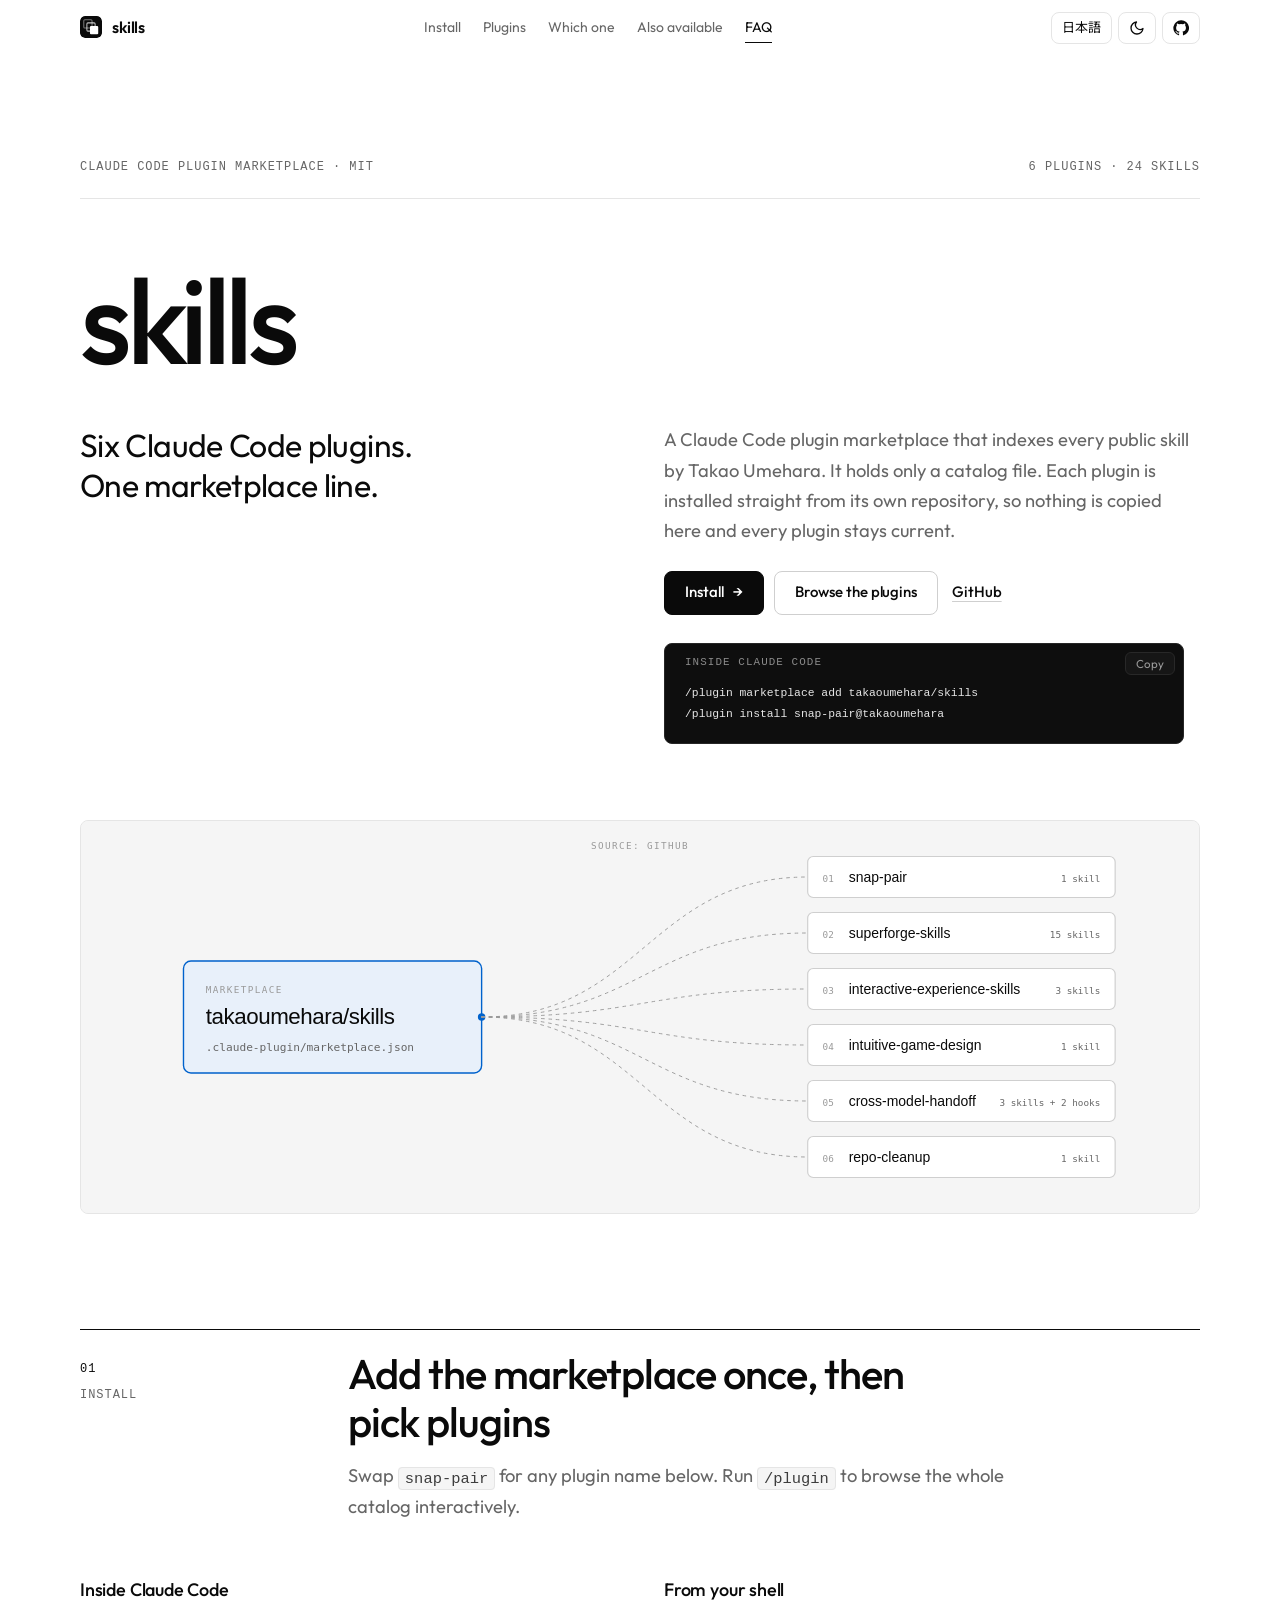
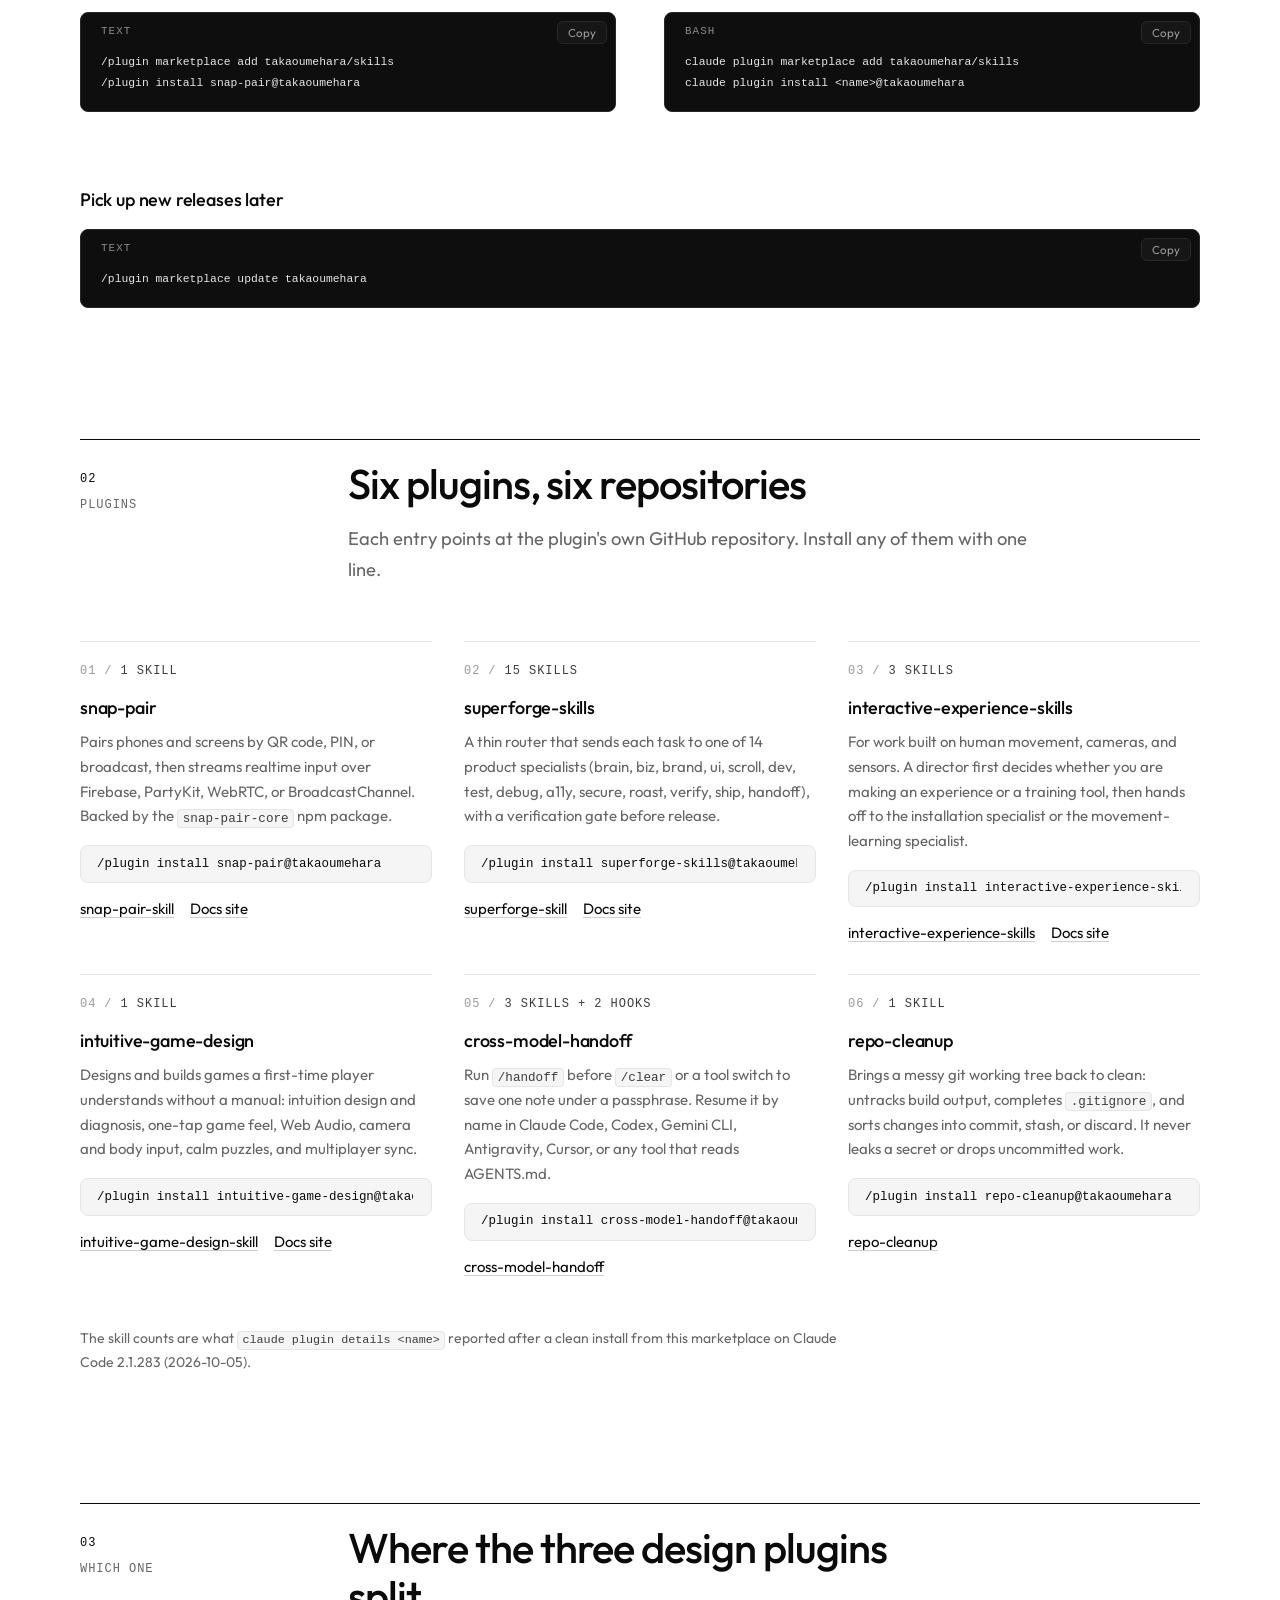
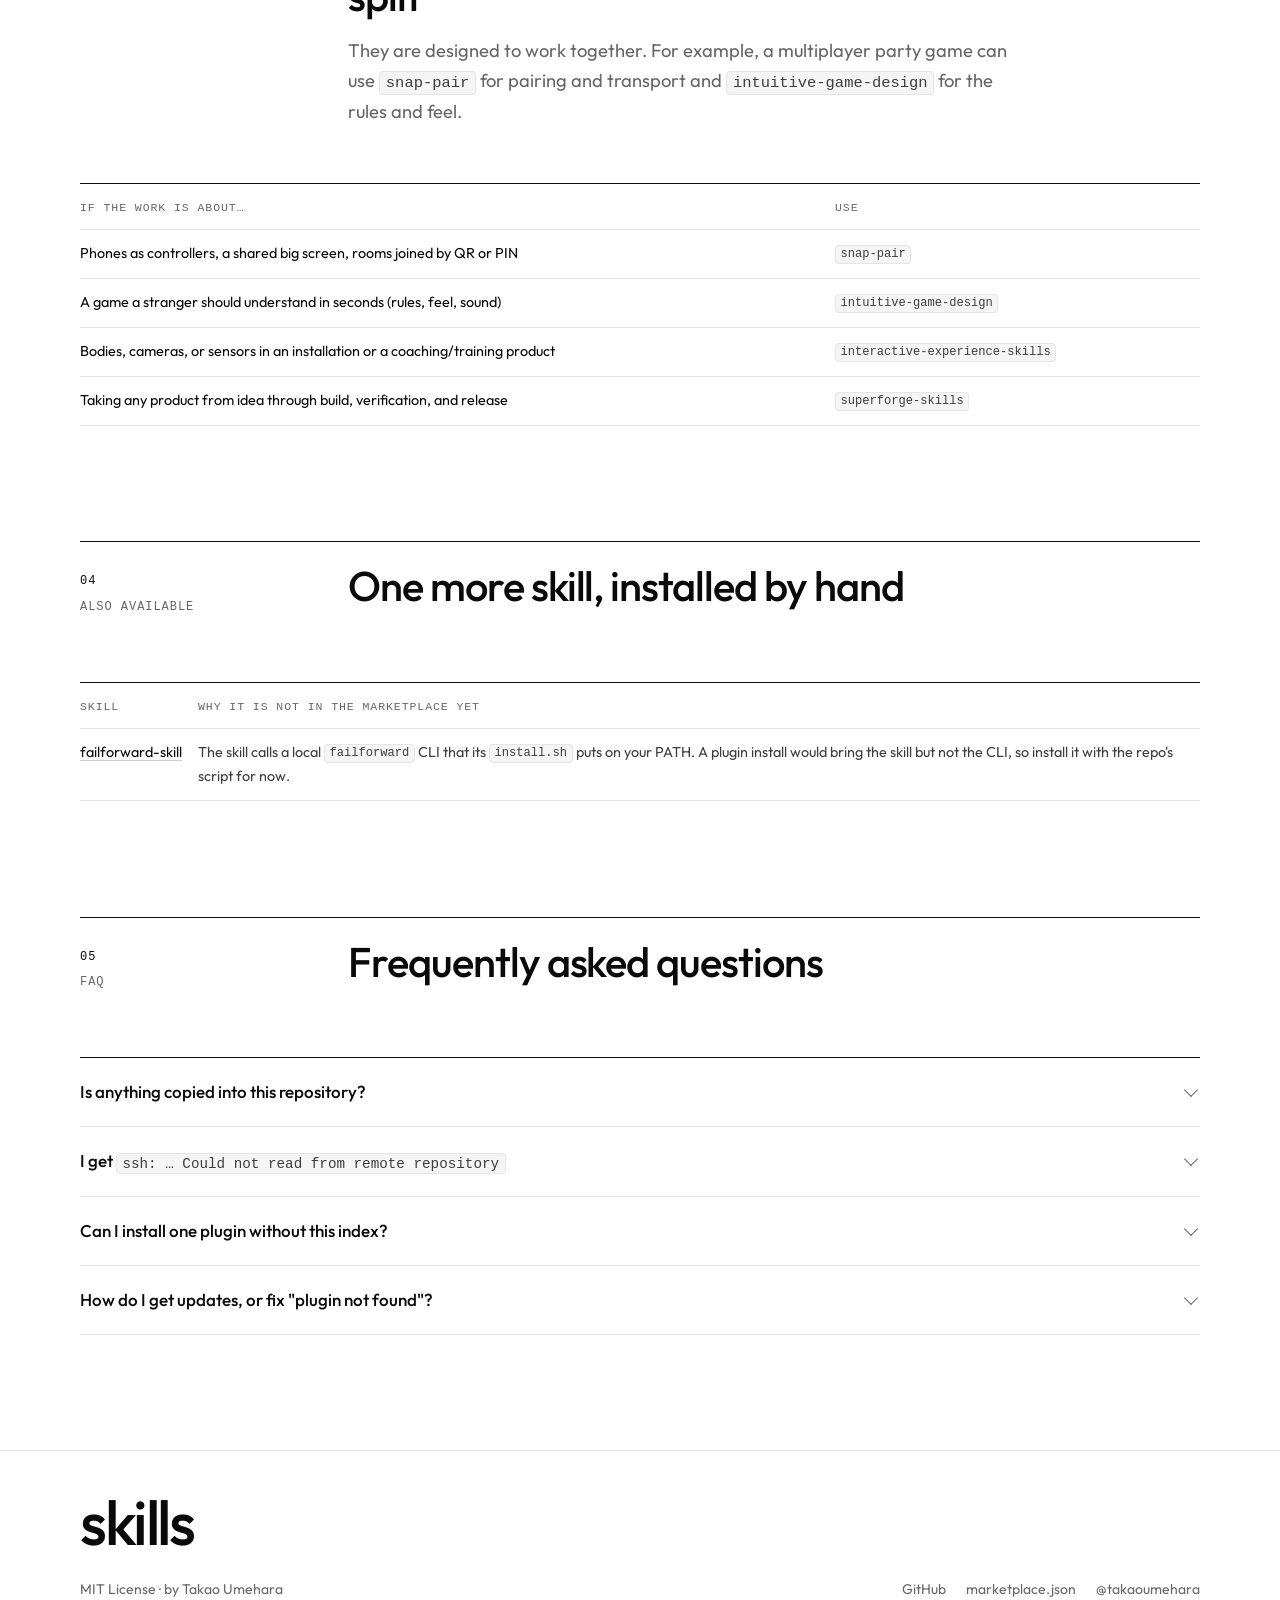
<file: site/index.html>
<!doctype html>
<html lang="en">
<head>
  <meta charset="utf-8">
  <meta name="viewport" content="width=device-width, initial-scale=1, viewport-fit=cover">
  <title>takaoumehara/skills — Claude Code plugin marketplace</title>
  <meta name="description" data-i18n-key="meta.description" content="A Claude Code plugin marketplace that indexes every public skill by Takao Umehara. Six plugins, each installed straight from its own GitHub repository.">
  <meta name="theme-color" content="#ffffff" media="(prefers-color-scheme: light)">
  <meta name="theme-color" content="#0a0a0a" media="(prefers-color-scheme: dark)">
  <meta name="color-scheme" content="light dark">
  <link rel="icon" href="assets/favicon.svg" type="image/svg+xml">
  <link rel="canonical" href="https://takaoumehara-skills-docs.vercel.app/">
  <meta property="og:type" content="website">
  <meta property="og:site_name" content="takaoumehara/skills">
  <meta property="og:title" content="takaoumehara/skills — Claude Code plugin marketplace">
  <meta property="og:description" content="Six Claude Code plugins. One marketplace line.">
  <meta property="og:url" content="https://takaoumehara-skills-docs.vercel.app/">
  <meta property="og:image" content="https://takaoumehara-skills-docs.vercel.app/assets/img/hero.svg">
  <meta name="twitter:card" content="summary_large_image">
  <link rel="preconnect" href="https://fonts.googleapis.com">
  <link rel="preconnect" href="https://fonts.gstatic.com" crossorigin>
  <link rel="stylesheet" href="https://fonts.googleapis.com/css2?family=Outfit:wght@400;500;600&amp;family=Noto+Sans+JP:wght@400;500;700&amp;display=swap">
  <link rel="stylesheet" href="assets/style.css">
  <script src="assets/boot.js" data-loader></script>
  <style>
    /* Page-specific additions on top of the shared stylesheet. */
    .hero .code { margin: 28px 0 0; max-width: 520px; }
    .cols > .col, .grid > *, .hero-grid > * { min-width: 0; }
    .col .install-line { max-width: none; margin-top: 16px; font-size: .78rem; }
    .col .install-line span:first-child { scrollbar-width: thin; }
    .col-k .count { color: var(--text-2); }
    .col-k .sep { margin: 0 8px; }
    .plugin-links { display: flex; flex-wrap: wrap; gap: 4px 16px; margin: 14px 0 0; font-size: .875rem; }
    .grid .code { margin-bottom: 12px; }
    .note-row { margin-top: 20px; max-width: 760px; }
    details.faq summary code, details.faq > div :not(pre) > code { white-space: normal; overflow-wrap: anywhere; }
    .nowrap { white-space: nowrap; }
    details.faq > div .code { margin-top: 14px; color: var(--code-text); }
  </style>
</head>
<body data-title-key="meta.title">
  <div class="loader" aria-hidden="true">
    <div class="loader-mark"><span class="loader-word">skills</span><span class="loader-rule"></span></div>
  </div>
  <a class="skip-link" href="#main" data-i18n="ui.skip">Skip to content</a>

  <header class="nav">
    <div class="container">
      <a class="brand" href="./" aria-label="skills home">
        <img src="assets/favicon.svg" alt="" width="22" height="22">
        <span>skills</span>
      </a>
      <ul class="nav-links">
        <li><a href="#install" data-i18n="nav.install">Install</a></li>
        <li><a href="#plugins" data-i18n="nav.plugins">Plugins</a></li>
        <li><a href="#which" data-i18n="nav.which">Which one</a></li>
        <li><a href="#also" data-i18n="nav.also">Also available</a></li>
        <li><a href="#faq">FAQ</a></li>
      </ul>
      <div class="nav-tools">
        <button class="icon-btn" type="button" data-lang-toggle aria-label="日本語に切り替え" lang="ja"><span class="lang-long">日本語</span><span class="lang-short" aria-hidden="true">JA</span></button>
        <button class="icon-btn" type="button" data-theme-toggle aria-label="Toggle theme"></button>
        <a class="icon-btn" href="https://github.com/takaoumehara/skills" aria-label="GitHub repository" title="GitHub">
          <svg viewBox="0 0 24 24" fill="currentColor" aria-hidden="true"><path d="M12 .5a11.5 11.5 0 0 0-3.64 22.41c.58.1.79-.25.79-.56v-2c-3.2.7-3.88-1.37-3.88-1.37-.52-1.33-1.28-1.69-1.28-1.69-1.05-.72.08-.7.08-.7 1.16.08 1.77 1.19 1.77 1.19 1.03 1.77 2.7 1.26 3.36.96.1-.75.4-1.26.73-1.55-2.55-.29-5.24-1.28-5.24-5.69 0-1.26.45-2.29 1.19-3.1-.12-.29-.52-1.46.11-3.05 0 0 .97-.31 3.17 1.18a11 11 0 0 1 5.77 0c2.2-1.49 3.17-1.18 3.17-1.18.63 1.59.23 2.76.11 3.05.74.81 1.19 1.84 1.19 3.1 0 4.42-2.7 5.4-5.26 5.68.41.36.78 1.06.78 2.14v3.17c0 .31.21.67.8.56A11.5 11.5 0 0 0 12 .5z"/></svg>
        </a>
        <button class="icon-btn menu-btn" type="button" data-menu-toggle aria-expanded="false" aria-controls="mobile-menu" aria-label="Menu">
          <svg viewBox="0 0 24 24" fill="none" stroke="currentColor" stroke-width="1.5" stroke-linecap="round" aria-hidden="true"><path d="M4 8h16M4 16h16"/></svg>
        </button>
      </div>
    </div>
  </header>
  <nav class="mobile-menu" id="mobile-menu" aria-label="Sections">
    <a href="#install" data-i18n="nav.install">Install</a>
    <a href="#plugins" data-i18n="nav.plugins">Plugins</a>
    <a href="#which" data-i18n="nav.which">Which one</a>
    <a href="#also" data-i18n="nav.also">Also available</a>
    <a href="#faq">FAQ</a>
  </nav>

  <main id="main">
    <!-- ================= HERO ================= -->
    <section class="hero">
      <div class="container">
        <div class="hero-meta">
          <span class="eyebrow" data-i18n="hero.eyebrow">Claude Code plugin marketplace · MIT</span>
          <span data-i18n="hero.meta">6 plugins · 24 skills</span>
        </div>
        <h1>skills</h1>
        <div class="hero-grid">
          <p class="tagline" data-i18n="hero.tagline">Six Claude Code plugins. One marketplace line.</p>
          <div>
            <p class="lead" data-i18n="hero.lead">A Claude Code plugin marketplace that indexes every public skill by Takao Umehara. It holds only a catalog file. Each plugin is installed straight from its own repository, so nothing is copied here and every plugin stays current.</p>
            <div class="cta">
              <a class="btn btn-primary" href="#install"><span data-i18n="hero.ctaInstall">Install</span><span class="arr" aria-hidden="true">→</span></a>
              <a class="btn btn-ghost" href="#plugins" data-i18n="hero.ctaPlugins">Browse the plugins</a>
              <a class="btn btn-link" href="https://github.com/takaoumehara/skills">GitHub</a>
            </div>
            <div class="code"><span class="lang" data-i18n="hero.codeLabel">Inside Claude Code</span><pre><code>/plugin marketplace add takaoumehara/skills
/plugin install snap-pair@takaoumehara</code></pre></div>
          </div>
        </div>
        <figure class="hero-art">
          <img class="diagram" src="assets/img/hero.svg" width="1200" height="420" alt="One marketplace catalog, takaoumehara/skills, points to six plugin repositories on GitHub." data-i18n-attr="alt:hero.alt">
        </figure>
      </div>
    </section>

    <!-- ================= INSTALL ================= -->
    <section id="install">
      <div class="container">
        <div class="section-head" data-reveal>
          <p class="sec-label"><span class="sec-num">01</span><span class="eyebrow" data-i18n="install.eyebrow">Install</span></p>
          <div>
            <h2 data-i18n="install.title">Add the marketplace once, then pick plugins</h2>
            <p class="lead" data-i18n="install.lead">Swap <code>snap-pair</code> for any plugin name below. Run <code>/plugin</code> to browse the whole catalog interactively.</p>
          </div>
        </div>
        <div class="grid grid-2">
          <div>
            <h3 data-i18n="install.session">Inside Claude Code</h3>
            <div class="code"><span class="lang">text</span><pre><code>/plugin marketplace add takaoumehara/skills
/plugin install snap-pair@takaoumehara</code></pre></div>
          </div>
          <div>
            <h3 data-i18n="install.shell">From your shell</h3>
            <div class="code"><span class="lang">bash</span><pre><code>claude plugin marketplace add takaoumehara/skills
claude plugin install &lt;name&gt;@takaoumehara</code></pre></div>
          </div>
        </div>
        <h3 class="sub-head" data-i18n="install.update">Pick up new releases later</h3>
        <div class="code"><span class="lang">text</span><pre><code>/plugin marketplace update takaoumehara</code></pre></div>
      </div>
    </section>

    <!-- ================= PLUGINS ================= -->
    <section id="plugins">
      <div class="container">
        <div class="section-head" data-reveal>
          <p class="sec-label"><span class="sec-num">02</span><span class="eyebrow" data-i18n="plugins.eyebrow">Plugins</span></p>
          <div>
            <h2 data-i18n="plugins.title">Six plugins, six repositories</h2>
            <p class="lead" data-i18n="plugins.lead">Each entry points at the plugin's own GitHub repository. Install any of them with one line.</p>
          </div>
        </div>
        <div class="cols cols-3" data-reveal>
          <article class="col">
            <span class="col-k">01<span class="sep">/</span><span class="count" data-i18n="plugins.n1">1 skill</span></span>
            <h3>snap-pair</h3>
            <p data-i18n="plugins.snap">Pairs phones and screens by QR code, PIN, or broadcast, then streams realtime input over Firebase, PartyKit, WebRTC, or BroadcastChannel. Backed by the <code>snap-pair-core</code> npm package.</p>
            <div class="install-line"><span id="cmd-snap-pair">/plugin install snap-pair@takaoumehara</span><span data-copy="cmd-snap-pair" style="flex:0"></span></div>
            <p class="plugin-links"><a href="https://github.com/takaoumehara/snap-pair-skill">snap-pair-skill</a><a href="https://takaoumehara.github.io/snap-pair-skill/" data-i18n="plugins.docs">Docs site</a></p>
          </article>
          <article class="col">
            <span class="col-k">02<span class="sep">/</span><span class="count" data-i18n="plugins.n15">15 skills</span></span>
            <h3>superforge-skills</h3>
            <p data-i18n="plugins.superforge">A thin router that sends each task to one of 14 product specialists (brain, biz, brand, ui, scroll, dev, test, debug, a11y, secure, roast, verify, ship, handoff), with a verification gate before release.</p>
            <div class="install-line"><span id="cmd-superforge">/plugin install superforge-skills@takaoumehara</span><span data-copy="cmd-superforge" style="flex:0"></span></div>
            <p class="plugin-links"><a href="https://github.com/takaoumehara/superforge-skill">superforge-skill</a><a href="https://superforge-skill-docs.vercel.app" data-i18n="plugins.docs">Docs site</a></p>
          </article>
          <article class="col">
            <span class="col-k">03<span class="sep">/</span><span class="count" data-i18n="plugins.n3">3 skills</span></span>
            <h3>interactive-experience-skills</h3>
            <p data-i18n="plugins.interactive">For work built on human movement, cameras, and sensors. A director first decides whether you are making an experience or a training tool, then hands off to the installation specialist or the movement-learning specialist.</p>
            <div class="install-line"><span id="cmd-interactive">/plugin install interactive-experience-skills@takaoumehara</span><span data-copy="cmd-interactive" style="flex:0"></span></div>
            <p class="plugin-links"><a href="https://github.com/takaoumehara/interactive-experience-skills">interactive-experience-skills</a><a href="https://interactive-experience-skills-docs.vercel.app" data-i18n="plugins.docs">Docs site</a></p>
          </article>
          <article class="col">
            <span class="col-k">04<span class="sep">/</span><span class="count" data-i18n="plugins.n1">1 skill</span></span>
            <h3>intuitive-game-design</h3>
            <p data-i18n="plugins.game">Designs and builds games a first-time player understands without a manual: intuition design and diagnosis, one-tap game feel, Web Audio, camera and body input, calm puzzles, and multiplayer sync.</p>
            <div class="install-line"><span id="cmd-game">/plugin install intuitive-game-design@takaoumehara</span><span data-copy="cmd-game" style="flex:0"></span></div>
            <p class="plugin-links"><a href="https://github.com/takaoumehara/intuitive-game-design-skill">intuitive-game-design-skill</a><a href="https://intuitive-game-design-docs.vercel.app" data-i18n="plugins.docs">Docs site</a></p>
          </article>
          <article class="col">
            <span class="col-k">05<span class="sep">/</span><span class="count" data-i18n="plugins.n3h">3 skills + 2 hooks</span></span>
            <h3>cross-model-handoff</h3>
            <p data-i18n="plugins.handoff">Run <code>/handoff</code> before <code>/clear</code> or a tool switch to save one note under a passphrase. Resume it by name in Claude Code, Codex, Gemini CLI, Antigravity, Cursor, or any tool that reads AGENTS.md.</p>
            <div class="install-line"><span id="cmd-handoff">/plugin install cross-model-handoff@takaoumehara</span><span data-copy="cmd-handoff" style="flex:0"></span></div>
            <p class="plugin-links"><a href="https://github.com/takaoumehara/cross-model-handoff">cross-model-handoff</a></p>
          </article>
          <article class="col">
            <span class="col-k">06<span class="sep">/</span><span class="count" data-i18n="plugins.n1">1 skill</span></span>
            <h3>repo-cleanup</h3>
            <p data-i18n="plugins.cleanup">Brings a messy git working tree back to clean: untracks build output, completes <code>.gitignore</code>, and sorts changes into commit, stash, or discard. It never leaks a secret or drops uncommitted work.</p>
            <div class="install-line"><span id="cmd-cleanup">/plugin install repo-cleanup@takaoumehara</span><span data-copy="cmd-cleanup" style="flex:0"></span></div>
            <p class="plugin-links"><a href="https://github.com/takaoumehara/repo-cleanup">repo-cleanup</a></p>
          </article>
        </div>
        <p class="muted small note-row" data-i18n="plugins.countsNote">The skill counts are what <code>claude plugin details &lt;name&gt;</code> reported after a clean install from this marketplace on Claude Code 2.1.283 (2026-10-05).</p>
      </div>
    </section>

    <!-- ================= WHICH ONE ================= -->
    <section id="which">
      <div class="container">
        <div class="section-head" data-reveal>
          <p class="sec-label"><span class="sec-num">03</span><span class="eyebrow" data-i18n="which.eyebrow">Which one</span></p>
          <div>
            <h2 data-i18n="which.title">Where the three design plugins split</h2>
            <p class="lead" data-i18n="which.lead">They are designed to work together. For example, a multiplayer party game can use <code>snap-pair</code> for pairing and transport and <code>intuitive-game-design</code> for the rules and feel.</p>
          </div>
        </div>
        <div class="table-wrap" data-reveal><table>
          <thead><tr><th data-i18n="which.thWork">If the work is about…</th><th data-i18n="which.thUse">Use</th></tr></thead>
          <tbody>
            <tr><td data-i18n="which.r1">Phones as controllers, a shared big screen, rooms joined by QR or PIN</td><td><code>snap-pair</code></td></tr>
            <tr><td data-i18n="which.r2">A game a stranger should understand in seconds (rules, feel, sound)</td><td><code>intuitive-game-design</code></td></tr>
            <tr><td data-i18n="which.r3">Bodies, cameras, or sensors in an installation or a coaching/training product</td><td><code>interactive-experience-skills</code></td></tr>
            <tr><td data-i18n="which.r4">Taking any product from idea through build, verification, and release</td><td><code>superforge-skills</code></td></tr>
          </tbody>
        </table></div>
      </div>
    </section>

    <!-- ================= ALSO AVAILABLE ================= -->
    <section id="also">
      <div class="container">
        <div class="section-head" data-reveal>
          <p class="sec-label"><span class="sec-num">04</span><span class="eyebrow" data-i18n="also.eyebrow">Also available</span></p>
          <div>
            <h2 data-i18n="also.title">One more skill, installed by hand</h2>
          </div>
        </div>
        <div class="table-wrap" data-reveal><table>
          <thead><tr><th data-i18n="also.thSkill">Skill</th><th data-i18n="also.thWhy">Why it is not in the marketplace yet</th></tr></thead>
          <tbody>
            <tr><td class="nowrap"><a href="https://github.com/takaoumehara/failforward-skill">failforward-skill</a></td><td data-i18n="also.why">The skill calls a local <code>failforward</code> CLI that its <code>install.sh</code> puts on your PATH. A plugin install would bring the skill but not the CLI, so install it with the repo's script for now.</td></tr>
          </tbody>
        </table></div>
      </div>
    </section>

    <!-- ================= FAQ ================= -->
    <section id="faq">
      <div class="container">
        <div class="section-head" data-reveal>
          <p class="sec-label"><span class="sec-num">05</span><span class="eyebrow">FAQ</span></p>
          <div>
            <h2 data-i18n="faq.title">Frequently asked questions</h2>
          </div>
        </div>
        <div class="faq-list" data-reveal>
          <details class="faq"><summary data-i18n="faq.q1">Is anything copied into this repository?</summary><div data-i18n="faq.a1">No. This repository holds only a catalog file, <code>.claude-plugin/marketplace.json</code>. Each entry points at the plugin's own GitHub repository, so every plugin is installed straight from its source and stays current.</div></details>
          <details class="faq"><summary><span data-i18n="faq.q2">I get <code>ssh: … Could not read from remote repository</code></span></summary><div data-i18n="faq.a2">Claude Code clones GitHub sources over SSH when an SSH key looks configured. Set <code>CLAUDE_CODE_PLUGIN_PREFER_HTTPS=1</code> to make it use HTTPS instead. All of these repos are public, so no credentials are needed.</div></details>
          <details class="faq"><summary data-i18n="faq.q3">Can I install one plugin without this index?</summary><div><span data-i18n="faq.a3">Yes. Each repo is also a one-plugin marketplace of its own, for example:</span>
            <div class="code"><span class="lang">text</span><pre><code>/plugin marketplace add takaoumehara/superforge-skill
/plugin install superforge-skills@superforge</code></pre></div></div></details>
          <details class="faq"><summary data-i18n="faq.q4">How do I get updates, or fix "plugin not found"?</summary><div data-i18n="faq.a4">Run <code>/plugin marketplace update takaoumehara</code>, then try again.</div></details>
        </div>
      </div>
    </section>
  </main>

  <footer>
    <div class="container">
      <div class="foot-word" aria-hidden="true">skills</div>
      <div class="foot-row">
        <span><span data-i18n="footer.license">MIT License</span> · <span data-i18n="footer.by">by Takao Umehara</span></span>
        <span class="foot-links">
          <a href="https://github.com/takaoumehara/skills">GitHub</a>
          <a href="https://github.com/takaoumehara/skills/blob/main/.claude-plugin/marketplace.json">marketplace.json</a>
          <a href="https://github.com/takaoumehara">@takaoumehara</a>
        </span>
      </div>
    </div>
  </footer>

  <script src="assets/i18n.js"></script>
  <script src="assets/app.js"></script>
</body>
</html>
</file>
<file: site/assets/style.css>
/* takaoumehara/skills docs: editorial, monochrome, one accent. Shared design with the snap-pair docs. No frameworks. */

:root {
  --font: "Outfit", -apple-system, BlinkMacSystemFont, "Segoe UI", "Helvetica Neue", Arial,
    "Hiragino Sans", "Hiragino Kaku Gothic ProN", "Noto Sans JP", "Yu Gothic", Meiryo, sans-serif;
  --font-ja: -apple-system, BlinkMacSystemFont, "Hiragino Sans", "Hiragino Kaku Gothic ProN", "Noto Sans JP", "Yu Gothic", Meiryo, sans-serif;
  --mono: ui-monospace, SFMono-Regular, "SF Mono", Menlo, Consolas, "Liberation Mono", monospace;

  --bg: #ffffff;
  --bg-soft: #f5f5f5;
  --surface: #ffffff;
  --border: #e5e5e5;
  --border-strong: #cfcfcf;
  --text: #0a0a0a;
  --text-2: #3d3d3d;
  --muted: #666666;
  --faint: #999999;
  --accent: #0062cc;
  --accent-hover: #004fa6;
  --accent-soft: #e8f0fa;
  --accent-text: #0062cc;
  --on-accent: #ffffff;
  --ok: #1a7f37;
  --code-bg: #0e0e0e;
  --code-text: #e6e6e6;
  --code-dim: #8a8a8a;
  --code-line: #262626;
  --shadow: 0 1px 0 rgb(0 0 0 / 0.02);

  --radius: 8px;
  --radius-sm: 4px;
  --nav-h: 56px;
  --max: 1120px;
  --gutter: clamp(20px, 4vw, 40px);
  --ease: cubic-bezier(.16, 1, .3, 1);
  color-scheme: light;
}

@media (prefers-color-scheme: dark) {
  :root:not([data-theme="light"]) {
    --bg: #0a0a0a;
    --bg-soft: #141414;
    --surface: #111111;
    --border: #262626;
    --border-strong: #3a3a3a;
    --text: #f2f2f2;
    --text-2: #d4d4d4;
    --muted: #a3a3a3;
    --faint: #6b6b6b;
    --accent: #3b9cff;
    --accent-hover: #6cb4ff;
    --accent-soft: #0f1f33;
    --accent-text: #6cb4ff;
    --on-accent: #050505;
    --ok: #3fb950;
    --code-bg: #141414;
    --code-line: #262626;
    color-scheme: dark;
  }
}

:root[data-theme="dark"] {
  --bg: #0a0a0a;
  --bg-soft: #141414;
  --surface: #111111;
  --border: #262626;
  --border-strong: #3a3a3a;
  --text: #f2f2f2;
  --text-2: #d4d4d4;
  --muted: #a3a3a3;
  --faint: #6b6b6b;
  --accent: #3b9cff;
  --accent-hover: #6cb4ff;
  --accent-soft: #0f1f33;
  --accent-text: #6cb4ff;
  --on-accent: #050505;
  --ok: #3fb950;
  --code-bg: #141414;
  --code-line: #262626;
  color-scheme: dark;
}

*, *::before, *::after { box-sizing: border-box; }

html {
  scroll-behavior: smooth;
  scroll-padding-top: calc(var(--nav-h) + 24px);
  -webkit-text-size-adjust: 100%;
}

body {
  margin: 0;
  font-family: var(--font);
  font-size: 16px;
  font-weight: 400;
  line-height: 1.65;
  color: var(--text);
  background: var(--bg);
  -webkit-font-smoothing: antialiased;
  -moz-osx-font-smoothing: grayscale;
  text-rendering: optimizeLegibility;
  transition: background-color .3s var(--ease), color .3s var(--ease);
}
:lang(ja) body, body:lang(ja) { line-height: 1.8; }
:lang(ja) .lead, :lang(ja) p { font-feature-settings: "palt" 1; }

img { max-width: 100%; height: auto; display: block; }
::selection { background: var(--accent); color: var(--on-accent); }

a {
  color: var(--text);
  text-decoration: underline;
  text-decoration-color: var(--border-strong);
  text-decoration-thickness: 1px;
  text-underline-offset: 3px;
  transition: text-decoration-color .2s var(--ease), color .2s var(--ease);
}
a:hover { text-decoration-color: currentColor; }
:focus-visible { outline: 2px solid var(--accent); outline-offset: 3px; border-radius: var(--radius-sm); }

h1, h2, h3 { margin: 0 0 .5em; color: var(--text); }
h1 { font-weight: 600; }
h2 {
  font-size: clamp(1.75rem, 1.25rem + 1.9vw, 2.6rem);
  font-weight: 500; line-height: 1.15; letter-spacing: -0.025em;
  max-width: 22ch;
}
:lang(ja) h2 { letter-spacing: 0; line-height: 1.35; max-width: 26em; }
h3 { font-size: 1.125rem; font-weight: 500; line-height: 1.35; letter-spacing: -0.01em; }
p { margin: 0 0 1em; }
b, strong { font-weight: 600; }

code, kbd, pre { font-family: var(--mono); font-size: .875em; }
:not(pre) > code {
  background: var(--bg-soft);
  color: var(--text-2);
  padding: .12em .38em;
  border-radius: var(--radius-sm);
  border: 1px solid var(--border);
  white-space: nowrap;
  font-size: .84em;
}
h2 code { font-size: .78em; font-weight: 400; background: none; border: 0; padding: 0; color: inherit; }

.skip-link {
  position: absolute; left: -999px; top: 8px; z-index: 100;
  background: var(--text); color: var(--bg); padding: 8px 12px; border-radius: var(--radius);
}
.skip-link:focus { left: 8px; }

.container { width: 100%; max-width: calc(var(--max) + var(--gutter) * 2); margin: 0 auto; padding: 0 var(--gutter); }
.muted { color: var(--muted); }
.small { font-size: .875rem; }
.mono { font-family: var(--mono); }

/* ---------- Loader ---------- */
.loader { display: none; }
html.is-loading .loader {
  position: fixed; inset: 0; z-index: 200;
  display: grid; place-items: center;
  background: var(--bg);
  animation: loader-out .32s var(--ease) .68s forwards;
}
.loader-mark { display: grid; justify-items: start; gap: 14px; }
.loader-word {
  font-size: 1.05rem; font-weight: 500; letter-spacing: -0.01em; color: var(--text);
  opacity: 0; animation: loader-fade .45s var(--ease) .05s forwards;
}
.loader-rule {
  display: block; width: 168px; height: 1px; background: var(--text);
  transform: scaleX(0); transform-origin: left center;
  animation: loader-draw .6s var(--ease) .08s forwards;
}
html.is-loading main, html.is-loading .nav {
  animation: page-in .7s var(--ease) .7s both;
}
@keyframes loader-fade { to { opacity: 1; } }
@keyframes loader-draw { to { transform: scaleX(1); } }
@keyframes loader-out { to { opacity: 0; visibility: hidden; } }
@keyframes page-in { from { opacity: 0; transform: translateY(6px); } to { opacity: 1; transform: none; } }

/* Scroll reveal (only when JS opts in and motion is allowed) */
html.js-reveal [data-reveal] {
  transition: opacity .8s var(--ease), transform .8s var(--ease);
}
html.js-reveal [data-reveal]:not(.is-in) { opacity: 0; transform: translateY(14px); }

/* ---------- Nav ---------- */
.nav {
  position: sticky; top: 0; z-index: 50;
  height: var(--nav-h);
  background: var(--bg);
  border-bottom: 1px solid transparent;
  transition: border-color .3s var(--ease), background-color .3s var(--ease);
}
.nav.is-scrolled, .nav.is-static { border-bottom-color: var(--border); }
.nav .container { display: flex; align-items: center; gap: 24px; height: 100%; }
.brand {
  display: flex; align-items: center; gap: 10px; flex-shrink: 0; white-space: nowrap;
  font-weight: 600; font-size: 1rem; letter-spacing: -0.01em; color: var(--text); text-decoration: none;
}
.brand img { width: 22px; height: 22px; flex-shrink: 0; border-radius: 5px; }
.brand .ver { font-family: var(--mono); font-size: .72rem; font-weight: 400; color: var(--faint); letter-spacing: 0; }
.nav-links { display: none; gap: 2px; margin: 0 auto; list-style: none; padding: 0; }
.nav-links a {
  position: relative; display: block; padding: 6px 10px;
  color: var(--muted); text-decoration: none; font-size: .875rem; font-weight: 400;
  transition: color .2s var(--ease);
}
.nav-links a::after {
  content: ""; position: absolute; left: 10px; right: 10px; bottom: 2px; height: 1px;
  background: currentColor; transform: scaleX(0); transform-origin: left; transition: transform .35s var(--ease);
}
.nav-links a:hover, .nav-links a.active { color: var(--text); }
.nav-links a:hover::after, .nav-links a.active::after { transform: scaleX(1); }
.nav-tools { display: flex; align-items: center; gap: 6px; margin-left: auto; }
.icon-btn {
  display: inline-flex; align-items: center; justify-content: center; gap: 6px;
  height: 32px; min-width: 32px; padding: 0 10px;
  border: 1px solid var(--border); border-radius: var(--radius);
  background: transparent; color: var(--text);
  font: inherit; font-size: .8125rem; font-weight: 400; cursor: pointer; text-decoration: none;
  white-space: nowrap; flex-shrink: 0;
  transition: border-color .2s var(--ease), background-color .2s var(--ease);
}
.icon-btn:hover { border-color: var(--border-strong); background: var(--bg-soft); }
.icon-btn svg { width: 16px; height: 16px; }
.icon-btn.nav-demo { background: var(--text); color: var(--bg); border-color: var(--text); }
.icon-btn.nav-demo:hover { opacity: .85; background: var(--text); }
.menu-btn { display: inline-flex; }
.lang-short { display: none; }
@media (max-width: 519px) {
  .nav .container { gap: 10px; }
  .nav-demo, .lang-long { display: none; }
  .lang-short { display: inline; }
}
@media (min-width: 1000px) {
  .nav-links { display: flex; }
  .menu-btn { display: none; }
  .nav-tools { margin-left: 0; }
}
.mobile-menu {
  display: none; position: fixed; inset: var(--nav-h) 0 auto 0; z-index: 49;
  background: var(--bg); border-bottom: 1px solid var(--border);
  padding: 8px var(--gutter) 20px;
}
.mobile-menu.open { display: block; }
.mobile-menu a {
  display: block; padding: 12px 0; color: var(--text); text-decoration: none;
  border-bottom: 1px solid var(--border); font-size: 1.05rem;
}
.mobile-menu a:last-child { border-bottom: 0; }

/* ---------- Sections ---------- */
section { padding: clamp(72px, 9vw, 128px) 0 0; }
main > section:last-child { padding-bottom: clamp(72px, 9vw, 128px); }

.section-head {
  display: grid; gap: 16px 48px;
  border-top: 1px solid var(--text);
  padding-top: 20px;
  margin-bottom: clamp(36px, 4.5vw, 56px);
}
.sec-label {
  display: flex; align-items: baseline; gap: 14px; margin: 0;
  font-family: var(--mono); font-size: .75rem; letter-spacing: .08em; text-transform: uppercase; color: var(--muted);
}
.sec-num { color: var(--text); }
.section-head h2 { margin-bottom: 16px; }
.section-head .lead:last-child { margin-bottom: 0; }
@media (min-width: 860px) {
  .section-head { grid-template-columns: 220px 1fr; }
  .sec-label { flex-direction: column; gap: 6px; padding-top: 10px; }
}

.eyebrow {
  display: inline-block; font-family: var(--mono); font-size: .75rem; font-weight: 400;
  letter-spacing: .08em; text-transform: uppercase; color: var(--muted); margin-bottom: 10px;
}
.sec-label .eyebrow { margin: 0; }
.lead { font-size: clamp(1.02rem, .95rem + .3vw, 1.15rem); color: var(--muted); max-width: 680px; line-height: 1.65; }
.sub-head { margin: clamp(48px, 5vw, 64px) 0 16px; }
.sub-head:first-child { margin-top: 0; }

/* ---------- Hero ---------- */
.hero { padding: clamp(56px, 8vw, 112px) 0 0; }
.hero-meta {
  display: flex; flex-wrap: wrap; justify-content: space-between; gap: 8px 24px;
  font-family: var(--mono); font-size: .75rem; letter-spacing: .08em; text-transform: uppercase; color: var(--muted);
  padding-bottom: 20px; border-bottom: 1px solid var(--border); margin-bottom: clamp(32px, 5vw, 64px);
}
.hero-meta .eyebrow { margin: 0; }
.hero h1 {
  font-size: clamp(3.2rem, 1.6rem + 7.5vw, 7.5rem);
  font-weight: 500; letter-spacing: -0.045em; line-height: .95;
  margin: 0 0 clamp(28px, 4vw, 48px);
}
.hero-grid { display: grid; gap: 24px 48px; }
.hero .tagline {
  font-size: clamp(1.4rem, 1.1rem + 1.2vw, 2rem); font-weight: 400; line-height: 1.25; letter-spacing: -0.02em;
  color: var(--text); margin: 0; max-width: 18ch;
}
:lang(ja) .hero .tagline { letter-spacing: 0; line-height: 1.5; max-width: 16em; }
.hero .lead { margin-bottom: 24px; }
.meta-list {
  display: flex; flex-wrap: wrap; gap: 4px 0; margin: 0 0 28px; padding: 0; list-style: none;
  font-family: var(--mono); font-size: .8125rem; color: var(--text-2);
}
.meta-list li + li::before { content: "/"; color: var(--faint); margin: 0 10px; }
.cta { display: flex; flex-wrap: wrap; gap: 10px; align-items: center; }
.hero-art { margin: clamp(48px, 6vw, 80px) 0 0; }
@media (min-width: 900px) {
  .hero-grid { grid-template-columns: 1fr 1fr; align-items: start; }
}

/* ---------- Buttons ---------- */
.btn {
  display: inline-flex; align-items: center; justify-content: center; gap: 10px;
  height: 44px; padding: 0 20px; border-radius: var(--radius);
  font: inherit; font-weight: 500; font-size: .9375rem; letter-spacing: -0.005em;
  text-decoration: none; border: 1px solid transparent; cursor: pointer; white-space: nowrap;
  transition: background-color .2s var(--ease), border-color .2s var(--ease), color .2s var(--ease), opacity .2s var(--ease);
}
.btn .arr { display: inline-block; transition: transform .35s var(--ease); }
.btn:hover .arr { transform: translateX(3px); }
.btn-primary { background: var(--text); color: var(--bg); border-color: var(--text); }
.btn-primary:hover { opacity: .86; color: var(--bg); }
.btn-accent { background: var(--accent); color: var(--on-accent); border-color: var(--accent); }
.btn-accent:hover { background: var(--accent-hover); border-color: var(--accent-hover); color: var(--on-accent); }
.btn-ghost { background: transparent; color: var(--text); border-color: var(--border-strong); }
.btn-ghost:hover { border-color: var(--text); color: var(--text); }
.btn-link {
  background: none; border: 0; padding: 0 4px; height: auto; color: var(--text);
  text-decoration: underline; text-decoration-color: var(--border-strong); text-underline-offset: 4px;
}
.btn-link:hover { text-decoration-color: currentColor; }

.install-line {
  display: flex; align-items: center; gap: 12px; margin-top: 28px;
  font-family: var(--mono); font-size: .875rem;
  border: 1px solid var(--border); border-radius: var(--radius); background: var(--bg-soft);
  padding: 6px 6px 6px 16px; max-width: 420px; color: var(--text);
}
.install-line span { flex: 1; overflow-x: auto; white-space: nowrap; }
.install-line .prompt { color: var(--faint); flex: 0; user-select: none; }

/* ---------- Figures (diagrams) ---------- */
.figure { margin: clamp(40px, 5vw, 64px) 0 0; }
.figure img, .hero-art img, .plate {
  width: 100%; border-radius: var(--radius); border: 1px solid var(--border); background: var(--bg-soft);
}
.figure figcaption {
  display: flex; gap: 14px; margin-top: 12px;
  font-family: var(--mono); font-size: .75rem; letter-spacing: .04em; color: var(--muted);
}
.figure figcaption .fig-no { color: var(--text); text-transform: uppercase; letter-spacing: .08em; }
/* Diagrams follow the OS colour scheme internally; invert them when the user forces the other theme. */
@media (prefers-color-scheme: light) {
  :root[data-theme="dark"] .diagram { filter: invert(1) hue-rotate(180deg); }
}
@media (prefers-color-scheme: dark) {
  :root[data-theme="light"] .diagram { filter: invert(1) hue-rotate(180deg); }
}

/* ---------- Editorial columns (replaces card grids) ---------- */
.grid { display: grid; gap: 24px; }
@media (min-width: 640px) { .grid-2 { grid-template-columns: repeat(2, 1fr); } }
@media (min-width: 860px) { .grid-2 { gap: 48px; } }

.cols { display: grid; gap: 0 32px; margin: 0; padding: 0; list-style: none; }
@media (min-width: 640px) { .cols-3, .cols-4 { grid-template-columns: repeat(2, 1fr); } }
@media (min-width: 960px) { .cols-3 { grid-template-columns: repeat(3, 1fr); } .cols-4 { grid-template-columns: repeat(4, 1fr); } }
.col {
  border-top: 1px solid var(--border); padding: 20px 0 28px;
  transition: border-color .4s var(--ease);
}
.col:hover { border-top-color: var(--text); }
.col-k {
  display: block; font-family: var(--mono); font-size: .75rem; letter-spacing: .08em; text-transform: uppercase;
  color: var(--faint); margin-bottom: 14px;
}
.col h3 { margin-bottom: 10px; }
.col p { color: var(--muted); font-size: .9375rem; }
.col p:last-child { margin-bottom: 0; }
.col .apis { display: flex; flex-wrap: wrap; gap: 6px; margin-top: 14px; }
.col .apis code { font-size: .75rem; }

/* ---------- Tabs ---------- */
.tabs { margin-top: 4px; }
.tablist {
  display: flex; gap: 24px; overflow-x: auto; scrollbar-width: none;
  border-bottom: 1px solid var(--border);
}
.tablist::-webkit-scrollbar { display: none; }
.tablist [role="tab"] {
  appearance: none; background: none; border: 0; border-bottom: 1px solid transparent;
  padding: 10px 0; margin-bottom: -1px; font: inherit; font-weight: 400; font-size: .9375rem;
  color: var(--muted); cursor: pointer; white-space: nowrap;
  transition: color .2s var(--ease), border-color .3s var(--ease);
}
.tablist [role="tab"]:hover { color: var(--text); }
.tablist [role="tab"][aria-selected="true"] { color: var(--text); border-bottom-color: var(--text); }
.tablist [role="tab"]:focus-visible { outline-offset: -2px; }
.tabpanel { padding-top: 20px; }
.tabpanel[hidden] { display: none; }
.tab-desc { display: grid; gap: 24px; }
@media (min-width: 860px) { .tab-desc { grid-template-columns: 1fr 1.3fr; gap: 48px; align-items: start; } }
.tab-desc > div > p { color: var(--text-2); }
.kv { display: grid; grid-template-columns: auto 1fr; gap: 0; margin: 20px 0 0; font-size: .9rem; border-top: 1px solid var(--border); }
.kv dt, .kv dd { padding: 10px 0; border-bottom: 1px solid var(--border); margin: 0; }
.kv dt {
  font-family: var(--mono); font-size: .72rem; letter-spacing: .08em; text-transform: uppercase;
  color: var(--faint); padding-right: 24px; padding-top: 12px;
}

/* ---------- Code ---------- */
.code {
  position: relative; margin: 0 0 16px;
  background: var(--code-bg); color: var(--code-text);
  border-radius: var(--radius); border: 1px solid var(--code-line);
}
.code pre { margin: 0; padding: 18px 20px; overflow-x: auto; line-height: 1.65; font-size: .8125rem; }
.code .lang {
  position: absolute; top: 10px; left: 20px; font-size: .68rem; letter-spacing: .1em; text-transform: uppercase;
  color: var(--code-dim); font-family: var(--mono); pointer-events: none;
}
.code .lang + pre { padding-top: 38px; }
.copy-btn {
  position: absolute; top: 8px; right: 8px;
  border: 1px solid #333; background: #1a1a1a; color: #d4d4d4;
  border-radius: 6px; padding: 3px 10px; font: 400 .72rem var(--font); cursor: pointer;
  opacity: .7; transition: opacity .2s var(--ease), border-color .2s var(--ease);
}
.code:hover .copy-btn, .copy-btn:focus-visible { opacity: 1; }
.copy-btn:hover { border-color: #555; }
.copy-btn.copied { background: #e6e6e6; border-color: #e6e6e6; color: #0a0a0a; opacity: 1; }
.install-line .copy-btn {
  position: static; opacity: 1; background: var(--bg); color: var(--text); border-color: var(--border);
}
.install-line .copy-btn:hover { border-color: var(--border-strong); }
.install-line .copy-btn.copied { background: var(--text); color: var(--bg); border-color: var(--text); }

/* ---------- Tables ---------- */
.table-wrap { overflow-x: auto; border-top: 1px solid var(--text); }
table { width: 100%; border-collapse: collapse; font-size: .9rem; }
th, td { text-align: left; padding: 12px 16px 12px 0; border-bottom: 1px solid var(--border); vertical-align: top; }
th {
  font-family: var(--mono); font-size: .72rem; font-weight: 400; letter-spacing: .08em; text-transform: uppercase;
  color: var(--muted); white-space: nowrap; padding-top: 14px;
}
td { color: var(--text-2); }
td:first-child { color: var(--text); }
td code { white-space: nowrap; }
tbody tr { transition: background-color .2s var(--ease); }
tbody tr:hover { background: var(--bg-soft); }
.api-grid { display: grid; gap: 48px 48px; margin-top: 48px; }
@media (min-width: 960px) { .api-grid { grid-template-columns: 1fr 1fr; } }
.api-grid h3, .tbl-title { font-size: 1rem; margin-bottom: 14px; }

/* ---------- Presets ---------- */
.preset-layout { display: grid; gap: 32px; align-items: start; }
@media (min-width: 900px) { .preset-layout { grid-template-columns: 1.1fr 1fr; gap: 56px; } }
.preset-list { list-style: none; margin: 0; padding: 0; border-top: 1px solid var(--text); }
.preset-row {
  appearance: none; width: 100%; display: grid; grid-template-columns: 36px 1fr auto; align-items: baseline; gap: 12px;
  padding: 16px 4px; background: none; border: 0; border-bottom: 1px solid var(--border);
  font: inherit; color: var(--muted); text-align: left; cursor: pointer;
  transition: color .2s var(--ease), background-color .2s var(--ease), padding .35s var(--ease);
}
.preset-row .pr-num { font-family: var(--mono); font-size: .75rem; color: var(--faint); }
.preset-row .pr-name { font-size: 1.125rem; font-weight: 500; color: var(--text); letter-spacing: -0.01em; }
.preset-row .pr-id { display: block; font-family: var(--mono); font-size: .72rem; color: var(--faint); font-weight: 400; letter-spacing: 0; margin-top: 2px; }
.preset-row .pr-tr { font-family: var(--mono); font-size: .75rem; color: var(--muted); text-align: right; }
.preset-row:hover { background: var(--bg-soft); padding-left: 10px; }
.preset-row[aria-pressed="true"] { padding-left: 10px; box-shadow: inset 2px 0 0 var(--accent); }
.preset-row[aria-pressed="true"] .pr-num { color: var(--accent); }
.preset-preview { margin: 0; }
@media (min-width: 900px) { .preset-preview { position: sticky; top: calc(var(--nav-h) + 24px); } }
.preset-preview figcaption { margin-top: 12px; font-size: .9rem; color: var(--muted); }

/* ---------- CLI terminal ---------- */
.paths { list-style: none; margin: 0; padding: 0; border-top: 1px solid var(--text); }
.paths li { display: grid; grid-template-columns: 36px 1fr; gap: 0 12px; padding: 18px 0; border-bottom: 1px solid var(--border); }
.paths .num { font-family: var(--mono); font-size: .75rem; color: var(--faint); padding-top: 4px; }
.paths h3 { margin-bottom: 6px; }
.paths p { margin: 0; color: var(--muted); font-size: .9375rem; }
.terminal {
  background: var(--code-bg); color: var(--code-text); border-radius: var(--radius); overflow: hidden;
  border: 1px solid var(--code-line); font-family: var(--mono); font-size: .78rem;
}
.terminal-bar {
  display: flex; justify-content: space-between; padding: 10px 16px; border-bottom: 1px solid #262626;
  font-size: .68rem; letter-spacing: .1em; text-transform: uppercase; color: var(--code-dim);
}
.terminal pre { margin: 0; padding: 18px 20px; overflow-x: auto; line-height: 1.65; }
.t-dim { color: #7a7a7a; } .t-acc { color: #8ec5ff; } .t-ok { color: #7ee2a8; } .t-sel { color: #ffffff; font-weight: 600; }

/* ---------- Demo teaser ---------- */
.demo-teaser {
  display: grid; gap: 32px; align-items: start; margin-top: clamp(48px, 5vw, 72px);
  background: var(--bg-soft); border: 1px solid var(--border); border-radius: var(--radius);
  padding: clamp(24px, 4vw, 48px);
}
@media (min-width: 860px) { .demo-teaser { grid-template-columns: 1.3fr 1fr; gap: 56px; } }
.demo-teaser h3 { font-size: clamp(1.4rem, 1.1rem + 1vw, 1.9rem); letter-spacing: -0.02em; margin-bottom: 20px; }
.steps { counter-reset: s; list-style: none; padding: 0; margin: 0 0 28px; border-top: 1px solid var(--border); }
.steps li { counter-increment: s; position: relative; padding: 12px 0 12px 44px; border-bottom: 1px solid var(--border); color: var(--text-2); }
.steps li::before {
  content: counter(s, decimal-leading-zero); position: absolute; left: 0; top: 14px;
  font-family: var(--mono); font-size: .75rem; color: var(--faint);
}
.demo-teaser .note { border-left: 1px solid var(--border-strong); padding-left: 20px; margin: 0; }

/* ---------- FAQ ---------- */
.faq-list { border-top: 1px solid var(--text); }
details.faq { border-bottom: 1px solid var(--border); }
details.faq summary {
  cursor: pointer; font-size: 1.0625rem; font-weight: 500; padding: 20px 0; list-style: none;
  display: flex; justify-content: space-between; align-items: baseline; gap: 24px;
  transition: color .2s var(--ease);
}
details.faq summary:hover { color: var(--accent-text); }
details.faq summary::-webkit-details-marker { display: none; }
details.faq summary::after {
  content: ""; flex: none; width: 10px; height: 10px; margin-right: 4px;
  border-right: 1px solid currentColor; border-bottom: 1px solid currentColor;
  transform: translateY(-3px) rotate(45deg); transition: transform .35s var(--ease); color: var(--muted);
}
details.faq[open] summary::after { transform: translateY(2px) rotate(-135deg); }
details.faq > div { padding: 0 48px 22px 0; color: var(--muted); max-width: 760px; }
@media (min-width: 860px) {
  .faq-wrap { display: grid; grid-template-columns: 220px 1fr; gap: 48px; }
}

/* ---------- Roadmap ---------- */
.roadmap { list-style: none; padding: 0; margin: 0; border-top: 1px solid var(--text); }
.roadmap li { display: grid; grid-template-columns: 96px 1fr; gap: 16px; padding: 16px 0; border-bottom: 1px solid var(--border); color: var(--text-2); }
.roadmap .state {
  font-family: var(--mono); font-size: .72rem; letter-spacing: .08em; text-transform: uppercase; padding-top: 4px;
  display: inline-flex; align-items: baseline; gap: 8px;
}
.roadmap .state::before { content: ""; width: 6px; height: 6px; border-radius: 50%; border: 1px solid currentColor; transform: translateY(-1px); }
.state.done { color: var(--text); }
.state.done::before { background: currentColor; }
.state.next { color: var(--accent-text); }
.state.later { color: var(--faint); }

/* ---------- Footer ---------- */
footer { border-top: 1px solid var(--border); padding: 40px 0 56px; color: var(--muted); font-size: .875rem; }
footer .container { display: grid; gap: 24px; }
footer .foot-word { font-size: clamp(2.2rem, 1.5rem + 3vw, 4rem); font-weight: 500; letter-spacing: -0.04em; color: var(--text); line-height: 1; }
footer .foot-row { display: flex; flex-wrap: wrap; gap: 12px 24px; justify-content: space-between; }
footer .foot-links { display: flex; flex-wrap: wrap; gap: 8px 20px; }
footer a { color: var(--muted); text-decoration: none; }
footer a:hover { color: var(--text); text-decoration: underline; }

/* ---------- Toast ---------- */
.toast {
  position: fixed; left: 50%; bottom: 24px; transform: translateX(-50%) translateY(12px);
  background: var(--text); color: var(--bg); padding: 8px 14px; border-radius: var(--radius); font-size: .85rem;
  opacity: 0; pointer-events: none; transition: opacity .3s var(--ease), transform .3s var(--ease); z-index: 80;
}
.toast.show { opacity: 1; transform: translateX(-50%) translateY(0); }

/* ---------- Reduced motion ---------- */
@media (prefers-reduced-motion: reduce) {
  html { scroll-behavior: auto; }
  *, *::before, *::after { transition: none !important; animation: none !important; }
  html.is-loading .loader { display: none; }
  html.js-reveal [data-reveal]:not(.is-in) { opacity: 1; transform: none; }
}
</file>
